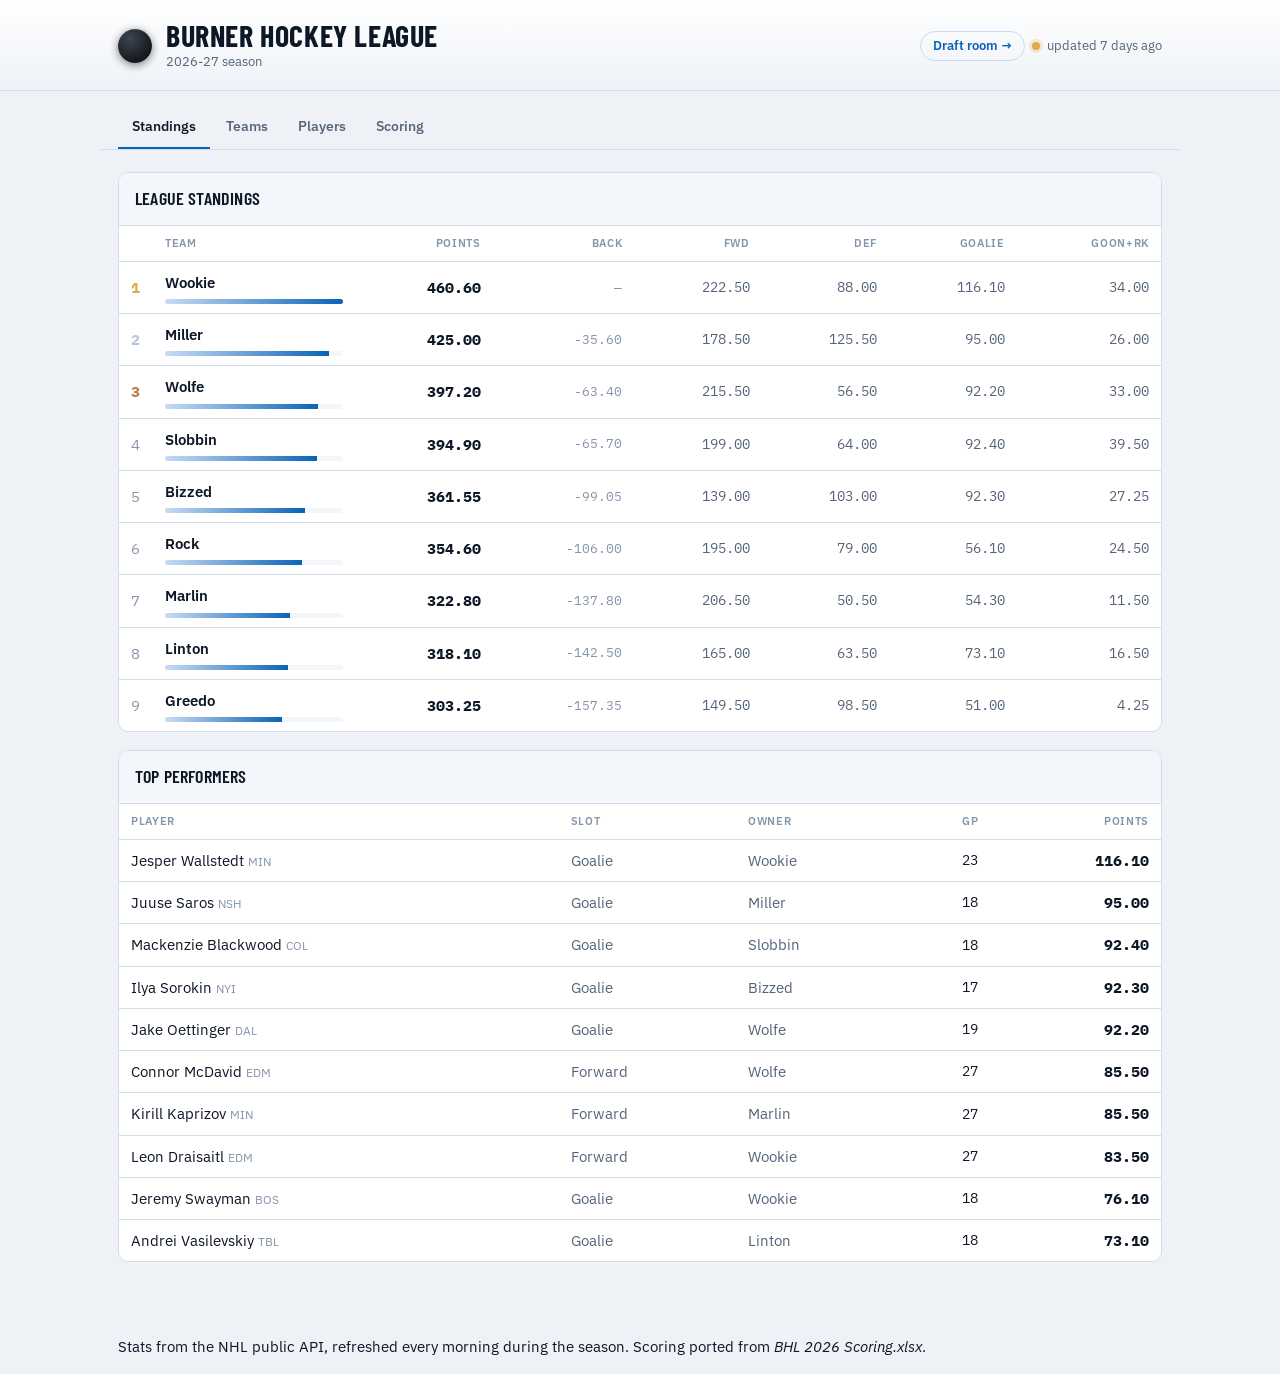
<file: index.html>
<!doctype html>
<html lang="en">
<head>
<meta charset="utf-8">
<meta name="viewport" content="width=device-width, initial-scale=1">
<title>Burner Hockey League</title>
<meta name="description" content="Live standings and scoring for the BHL fantasy hockey league.">
<link rel="icon" href="data:image/svg+xml,<svg xmlns='http://www.w3.org/2000/svg' viewBox='0 0 100 100'><text y='.9em' font-size='90'>🏒</text></svg>">
<link rel="preconnect" href="https://fonts.googleapis.com">
<link rel="preconnect" href="https://fonts.gstatic.com" crossorigin>
<link rel="stylesheet" href="https://fonts.googleapis.com/css2?family=Barlow+Condensed:wght@600;700&family=IBM+Plex+Sans:wght@400;500;600&family=IBM+Plex+Mono:wght@400;500&display=swap">
<link rel="stylesheet" href="style.css">
</head>
<body>
<header class="masthead">
  <div class="wrap">
    <div class="brand">
      <span class="puck" aria-hidden="true"></span>
      <div>
        <h1>Burner Hockey League</h1>
        <p class="sub" id="seasonLine">Loading season…</p>
      </div>
    </div>
    <div class="stamp">
      <a href="draft.html" class="draftlink">Draft room →</a>
      <span class="dot" id="freshDot"></span>
      <span id="updatedLine">—</span>
    </div>
  </div>
</header>

<nav class="tabs wrap" role="tablist">
  <button class="tab active" data-view="standings" role="tab">Standings</button>
  <button class="tab" data-view="teams" role="tab">Teams</button>
  <button class="tab" data-view="players" role="tab">Players</button>
  <button class="tab" data-view="rules" role="tab">Scoring</button>
</nav>

<main class="wrap" id="main">
  <p class="loading">Loading league data…</p>
</main>

<footer class="wrap foot">
  <p>Stats from the NHL public API, refreshed every morning during the season.
     Scoring ported from <em>BHL 2026 Scoring.xlsx</em>.</p>
</footer>

<script src="app.js"></script>
</body>
</html>
</file>
<file: style.css>
:root{
  /* Rink at night: cold blue-biased neutrals, ice-blue accent, goal-light red
     reserved strictly for alerts. */
  --bg:#0a1120; --panel:#111b2c; --panel-2:#18243a; --line:#25344d;
  --ink:#e8eef7; --ink-dim:#93a3ba; --ink-faint:#6b7c96;
  --accent:#5fb8ff; --accent-dim:#1d4a75;
  --gold:#e0a94a; --silver:#b9c6d6; --bronze:#c07a44;
  --good:#3fbf7f; --bad:#e5484d;
  --radius:10px;
  --display:"Barlow Condensed","Haettenschweiler","Arial Narrow",sans-serif;
  --body:"IBM Plex Sans",-apple-system,BlinkMacSystemFont,"Segoe UI",Roboto,sans-serif;
  --mono:"IBM Plex Mono",ui-monospace,SFMono-Regular,Menlo,Consolas,monospace;
}
@media (prefers-color-scheme: light){
  :root:not([data-theme="dark"]){
    --bg:#eef2f7; --panel:#ffffff; --panel-2:#f3f6fa; --line:#d3dce7;
    --ink:#0d1726; --ink-dim:#55647a; --ink-faint:#8494a9;
    --accent:#0a63b8; --accent-dim:#c7dcf3;
  }
}
:root[data-theme="light"]{
  --bg:#eef2f7; --panel:#ffffff; --panel-2:#f3f6fa; --line:#d3dce7;
  --ink:#0d1726; --ink-dim:#55647a; --ink-faint:#8494a9;
  --accent:#0a63b8; --accent-dim:#c7dcf3;
}
*{box-sizing:border-box}
html{-webkit-text-size-adjust:100%}
body{
  margin:0; background:var(--bg); color:var(--ink);
  font:15px/1.55 var(--body);
  -webkit-font-smoothing:antialiased;
}
.wrap{max-width:1080px; margin:0 auto; padding-inline:18px}

/* ---------- masthead ---------- */
.masthead{
  background:linear-gradient(180deg,var(--panel),var(--bg));
  border-bottom:1px solid var(--line); padding-block:20px 18px;
}
.masthead .wrap{display:flex; justify-content:space-between; align-items:center; gap:16px; flex-wrap:wrap}
.brand{display:flex; align-items:center; gap:14px}
.puck{
  width:34px; height:34px; border-radius:50%; flex:none;
  background:radial-gradient(circle at 35% 30%,#3d454f,#15191f 70%);
  box-shadow:0 2px 8px rgba(0,0,0,.5), inset 0 1px 0 rgba(255,255,255,.12);
}
h1{margin:0; font-family:var(--display); font-size:30px; line-height:1;
   font-weight:700; letter-spacing:.02em; text-transform:uppercase}
.sub{margin:2px 0 0; color:var(--ink-dim); font-size:13px}
.stamp{display:flex; align-items:center; gap:7px; font-size:12.5px; color:var(--ink-dim); font-variant-numeric:tabular-nums}
.dot{width:8px;height:8px;border-radius:50%;background:var(--good);flex:none;
     box-shadow:0 0 0 3px color-mix(in srgb,var(--good) 22%,transparent)}
.dot.stale{background:var(--gold);box-shadow:0 0 0 3px color-mix(in srgb,var(--gold) 22%,transparent)}

/* ---------- tabs ---------- */
.tabs{display:flex; gap:2px; margin-top:16px; border-bottom:1px solid var(--line); overflow-x:auto}
.tab{
  appearance:none; background:none; border:0; border-bottom:2px solid transparent;
  color:var(--ink-dim); font:inherit; font-size:14px; font-weight:550;
  padding:9px 14px; cursor:pointer; white-space:nowrap;
}
.tab:hover{color:var(--ink)}
.tab.active{color:var(--ink); border-bottom-color:var(--accent)}

main{padding-block:22px 40px; min-height:60vh}
.loading{color:var(--ink-dim)}

/* ---------- cards / tables ---------- */
.card{background:var(--panel); border:1px solid var(--line); border-radius:var(--radius); overflow:hidden; margin-bottom:18px}
.card > h2, .card > h3{margin:0; padding:12px 16px; font-family:var(--display);
  font-size:18px; font-weight:600; text-transform:uppercase; letter-spacing:.05em;
  border-bottom:1px solid var(--line); background:var(--panel-2); letter-spacing:.01em}
.scroll{overflow-x:auto}
table{width:100%; border-collapse:collapse; font-variant-numeric:tabular-nums}
td,th{font-variant-numeric:tabular-nums}
th,td{padding:9px 12px; text-align:right; border-bottom:1px solid var(--line); white-space:nowrap}
th{font-size:11px; text-transform:uppercase; letter-spacing:.06em; color:var(--ink-faint); font-weight:600}
th:first-child,td:first-child,th.l,td.l{text-align:left}
tbody tr:last-child td{border-bottom:0}
tbody tr:hover{background:var(--panel-2)}
.num{font-family:var(--mono); font-size:13.5px}
.big{font-weight:650; font-size:15px}
.muted{color:var(--ink-dim)}
.tiny{font-size:12px; color:var(--ink-faint)}

/* ---------- standings ---------- */
.rank{width:34px; font-family:var(--mono); color:var(--ink-faint)}
tr.r1 .rank{color:var(--gold); font-weight:700}
tr.r2 .rank{color:var(--silver); font-weight:700}
tr.r3 .rank{color:var(--bronze); font-weight:700}
.teamlink{background:none;border:0;padding:0;font:inherit;color:var(--ink);font-weight:600;cursor:pointer;text-align:left}
.teamlink:hover{color:var(--accent); text-decoration:underline}
.gap{color:var(--ink-faint); font-family:var(--mono); font-size:12.5px}
.bar{height:5px; border-radius:3px; background:var(--panel-2); overflow:hidden; min-width:90px; margin-top:5px}
.bar > span{display:block; height:100%; background:linear-gradient(90deg,var(--accent-dim),var(--accent))}

/* ---------- team detail ---------- */
.back{appearance:none;background:none;border:0;color:var(--accent);font:inherit;cursor:pointer;padding:0;margin-bottom:14px}
.back:hover{text-decoration:underline}
.teamhead{display:flex; justify-content:space-between; align-items:flex-end; gap:16px; flex-wrap:wrap; margin-bottom:16px}
.teamhead h2{margin:0; font-family:var(--display); font-size:38px; line-height:1;
   font-weight:700; letter-spacing:.02em; text-transform:uppercase; text-wrap:balance}
.score{font-family:var(--display); font-size:46px; font-weight:700; line-height:.9;
   letter-spacing:.01em; font-variant-numeric:tabular-nums}
.chips{display:flex; gap:8px; flex-wrap:wrap; margin-top:10px}
.chip{background:var(--panel-2); border:1px solid var(--line); border-radius:999px;
      padding:4px 11px; font-size:12px; color:var(--ink-dim)}
.chip b{color:var(--ink); font-family:var(--mono); font-weight:650}
tr.bench{opacity:.5}
tr.bench td:first-child::after{content:" · bench"; color:var(--ink-faint); font-size:11px; font-weight:400}
tr.miss td{color:var(--bad)}
.slot{display:inline-block; min-width:54px; font-size:10.5px; font-weight:700; letter-spacing:.07em;
      color:var(--ink-faint); text-transform:uppercase}
.statline{font-family:var(--mono); font-size:12px; color:var(--ink-dim)}

/* ---------- players ---------- */
.filters{display:flex; gap:8px; flex-wrap:wrap; margin-bottom:14px; align-items:center}
.filters input, .filters select{
  background:var(--panel); border:1px solid var(--line); color:var(--ink);
  border-radius:7px; padding:7px 10px; font:inherit; font-size:13.5px;
}
.filters input{min-width:190px; flex:1 1 190px}
.filters input:focus,.filters select:focus{outline:2px solid var(--accent-dim); border-color:var(--accent)}

/* ---------- scoring ---------- */
.grid2{display:grid; grid-template-columns:repeat(auto-fit,minmax(260px,1fr)); gap:18px}
.rule{display:flex; justify-content:space-between; padding:7px 0; border-bottom:1px solid var(--line)}
.rule:last-child{border-bottom:0}
.rule b{font-family:var(--mono); font-weight:650}
.note{background:var(--panel-2); border-left:3px solid var(--accent); padding:11px 14px;
      border-radius:0 7px 7px 0; font-size:13.5px; color:var(--ink-dim); margin-top:14px}
.warn{border-left-color:var(--bad)}

.pad{padding:16px}
@media (max-width:600px){
  th,td{padding:8px 9px}
  .hide-s{display:none}
  h1{font-size:24px}
  .score{font-size:36px}
}

/* Focus visibility for keyboard users */
:focus-visible{outline:2px solid var(--accent); outline-offset:2px; border-radius:4px}
@media (prefers-reduced-motion: reduce){*{animation:none!important; transition:none!important}}
.draftlink{color:var(--accent); text-decoration:none; font-weight:600; font-size:13px;
  border:1px solid var(--accent-dim); border-radius:999px; padding:4px 12px}
.draftlink:hover{background:var(--accent-dim)}
</file>
